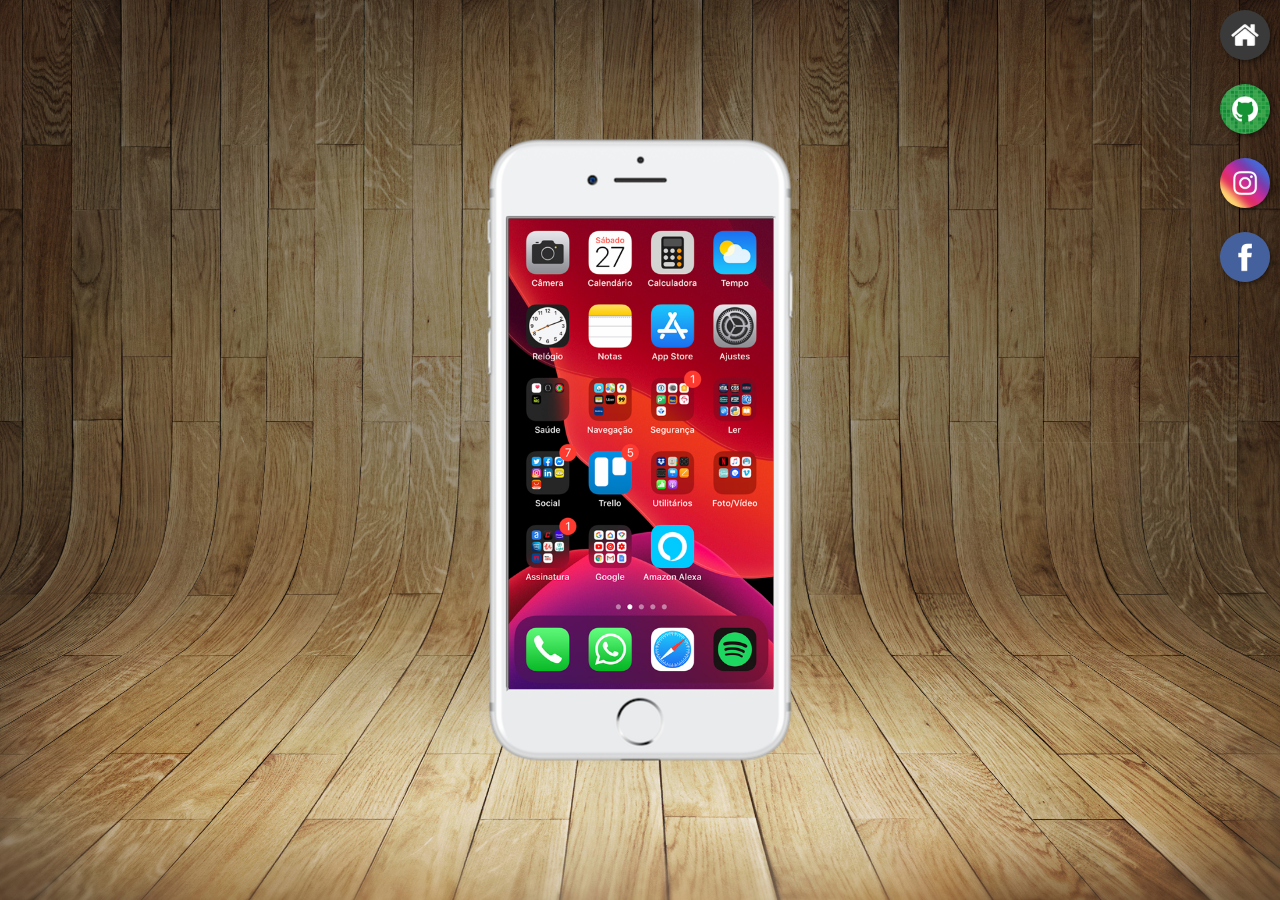
<file: index.html>
<!DOCTYPE html>
<html lang="pt-br">
<head>
    <meta charset="UTF-8">
    <meta name="viewport" content="width=device-width, initial-scale=1.0">
    <title>Redes Sociais</title>
    <link rel="stylesheet" href="estilos/style.css">
</head>
<body>
    <main>
        <section id="celular">
            <iframe src="home.html" name="tela" id="tela">
                [Seu navegador não é compatível com isso]
            </iframe>
        </section>

        <section id="redes_sociais">
            <a href="home.html" target="tela"><img src="imagens/logo-home.jpg" alt="Home"></a> <br>

            <a href="github.html" target="tela"><img src="imagens/logo-github.jpg" alt="GitHub"></a> <br>

            <a href="instagram.html" target="tela"><img src="imagens/logo-instagram.jpg" alt="Instagram"></a> <br>

            <a href="facebook.html" target="tela"><img src="imagens/logo-facebook.jpg" alt="Facebook"></a> <br>
        </section>
    </main>
</body>
</html>
</file>
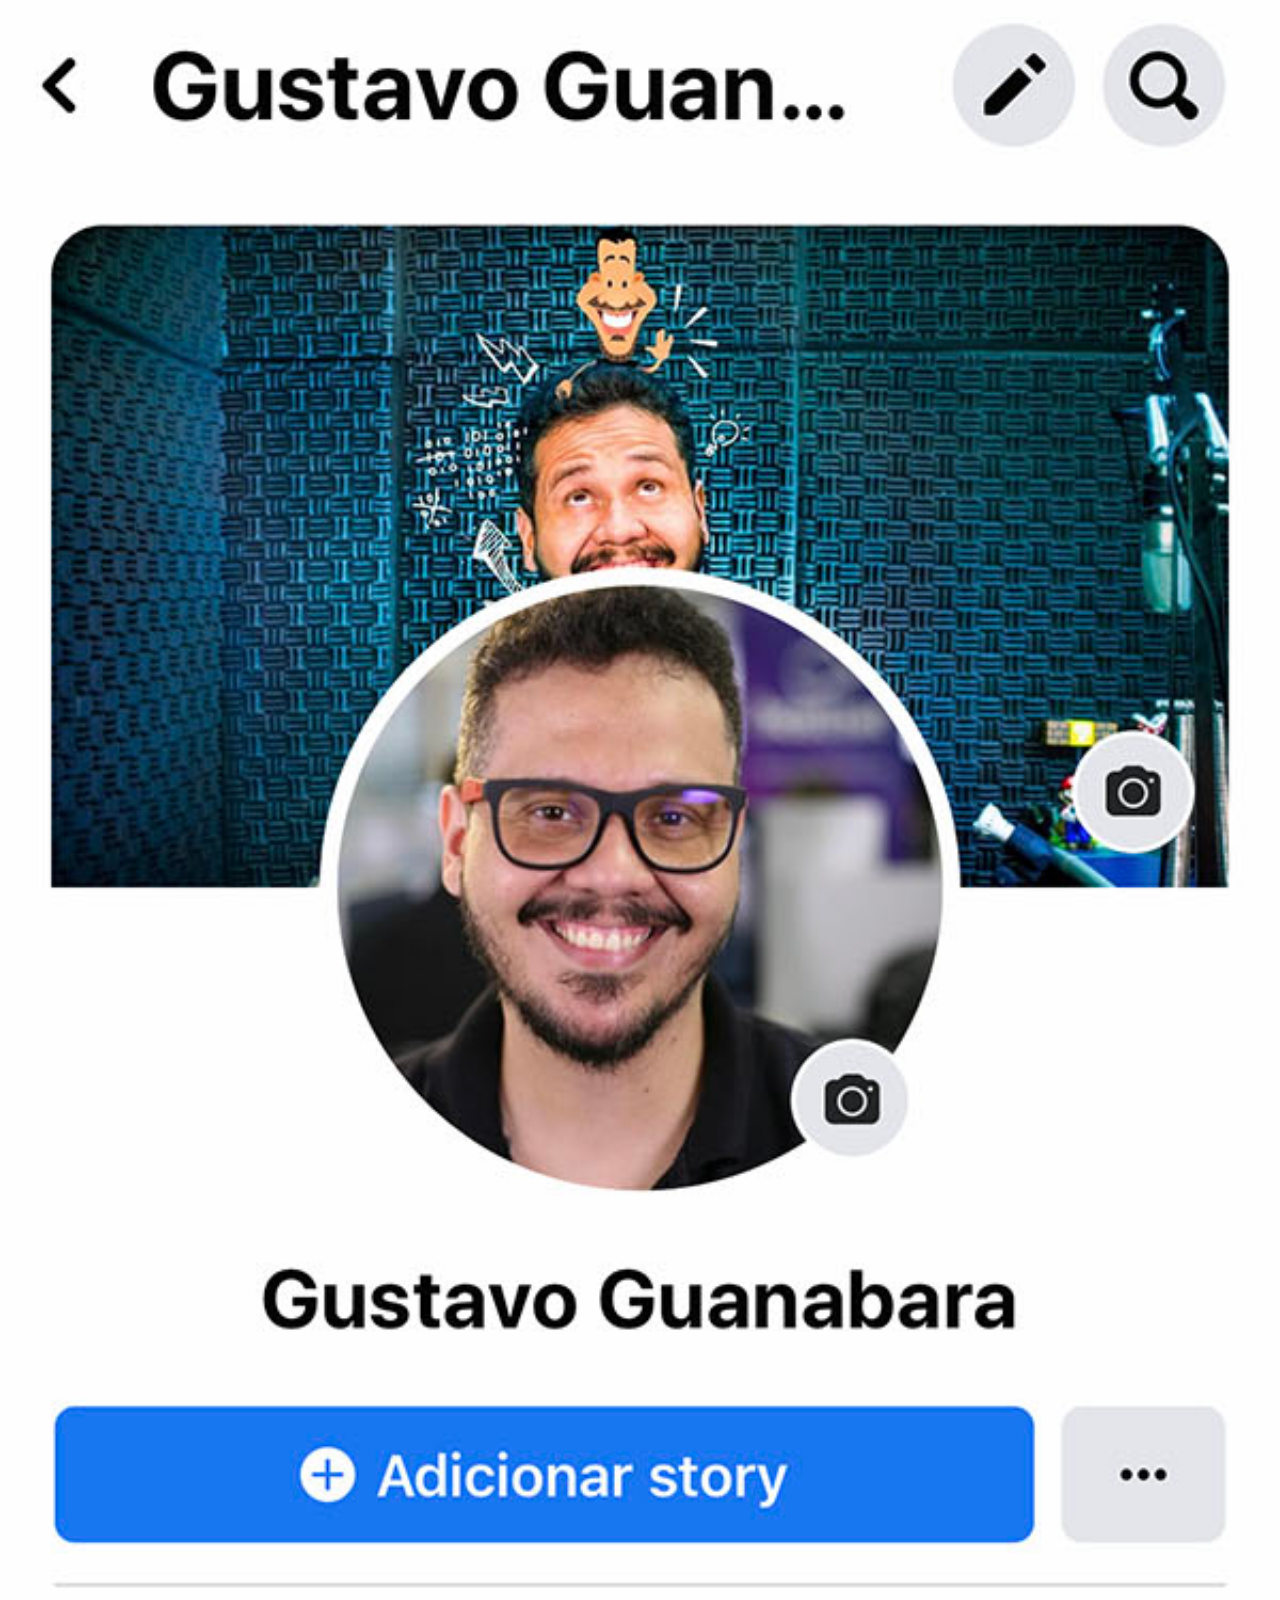
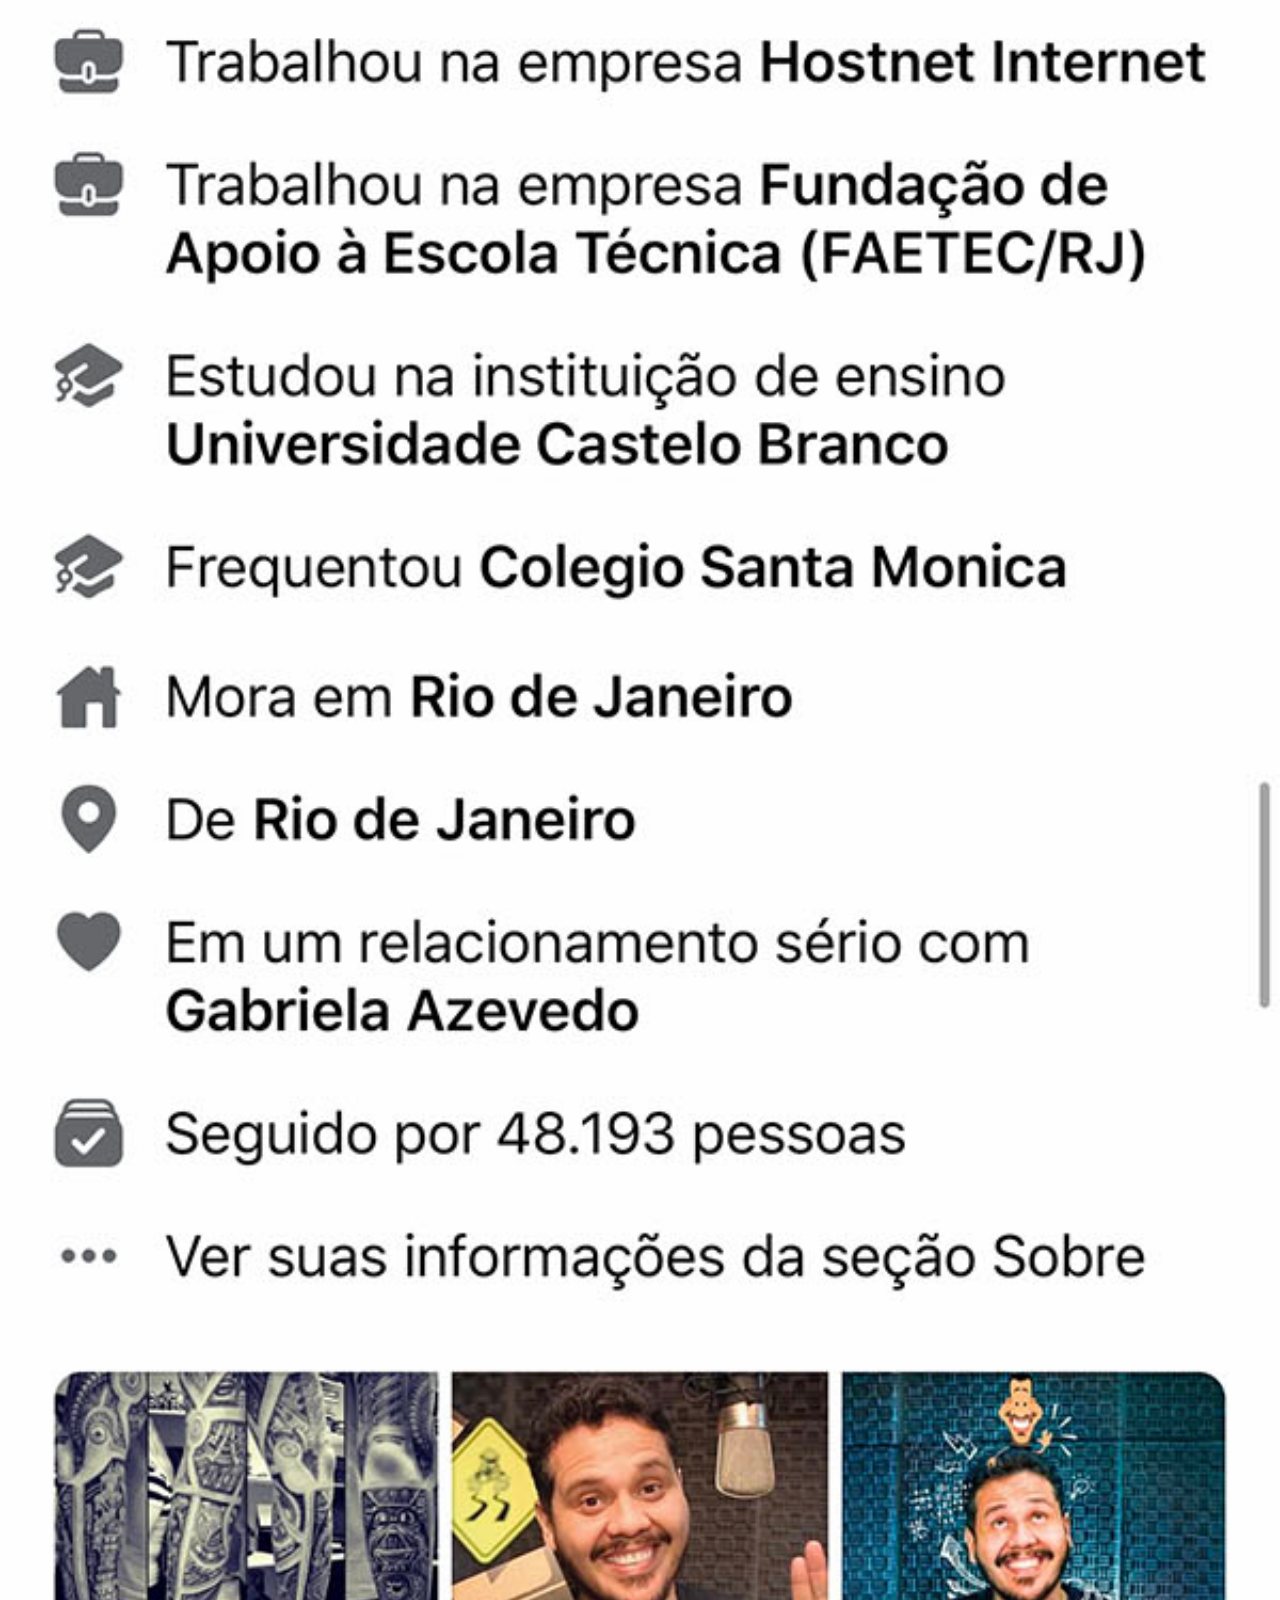
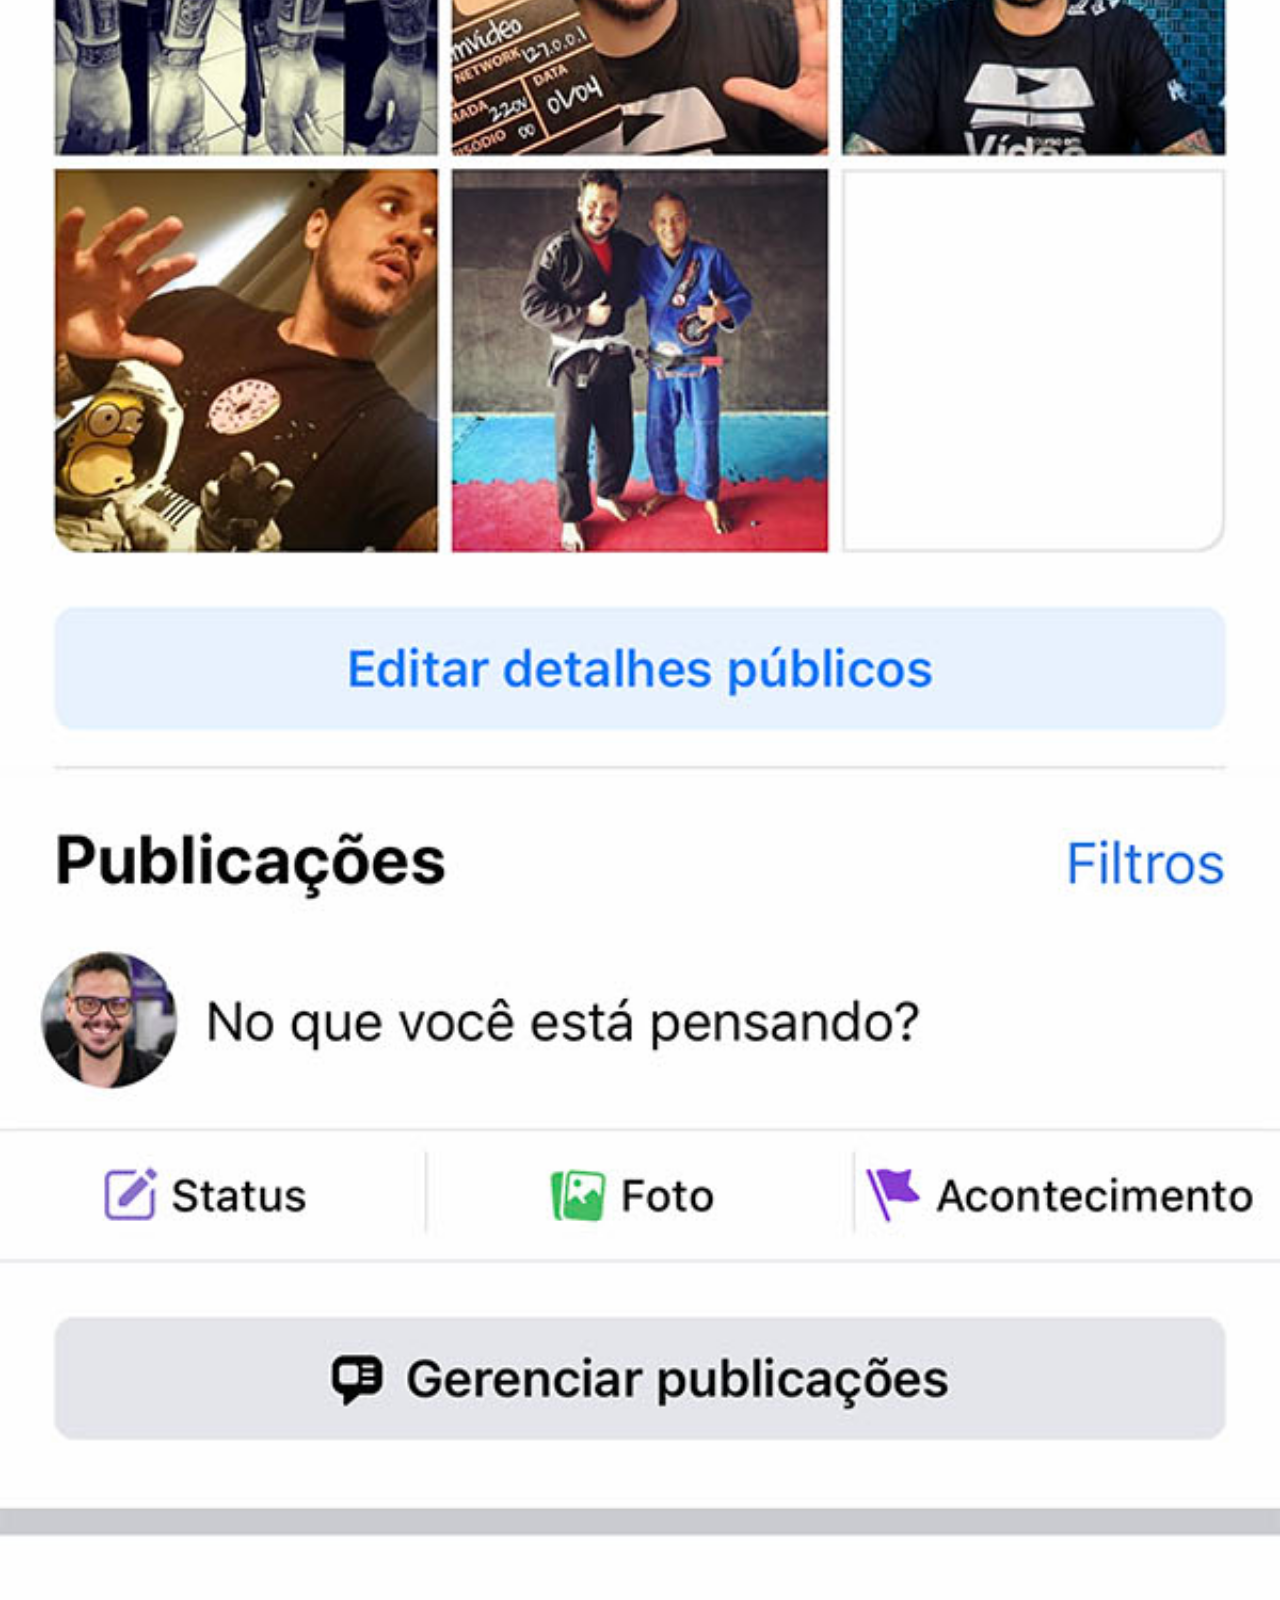
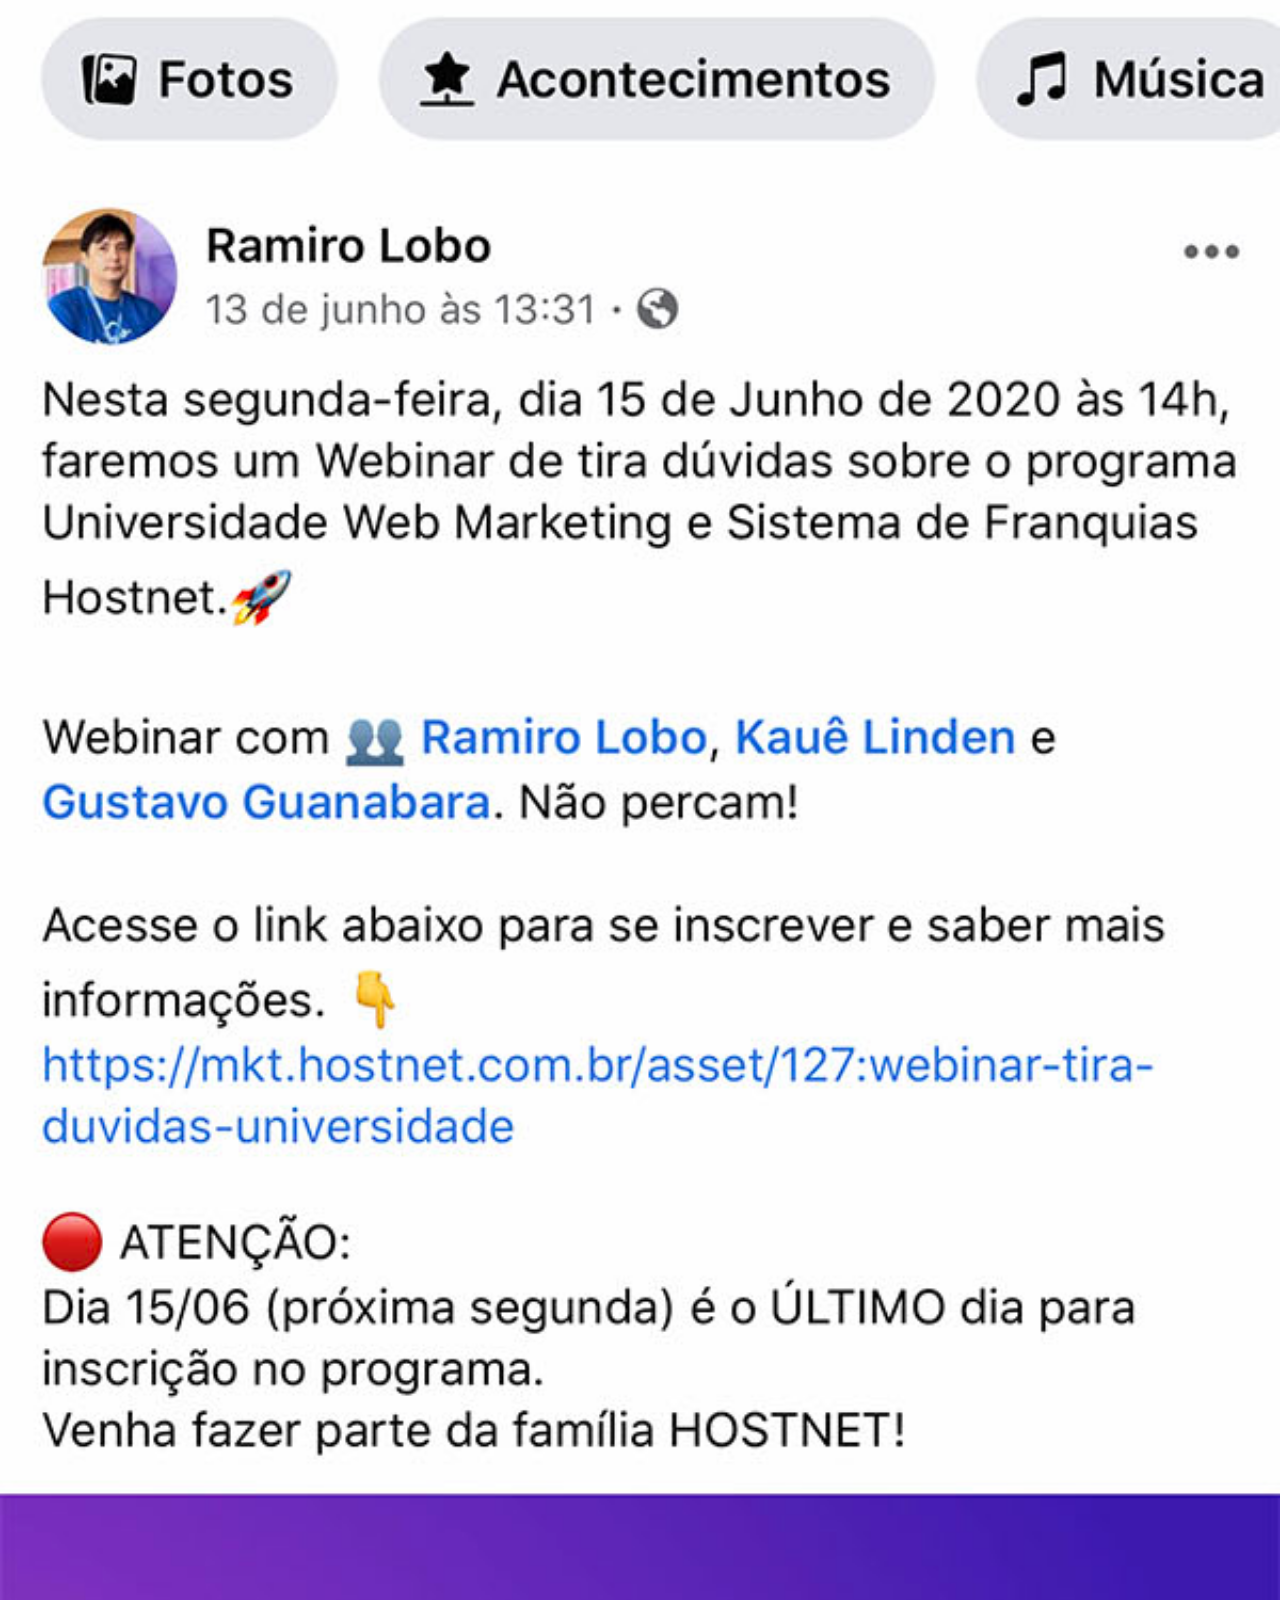
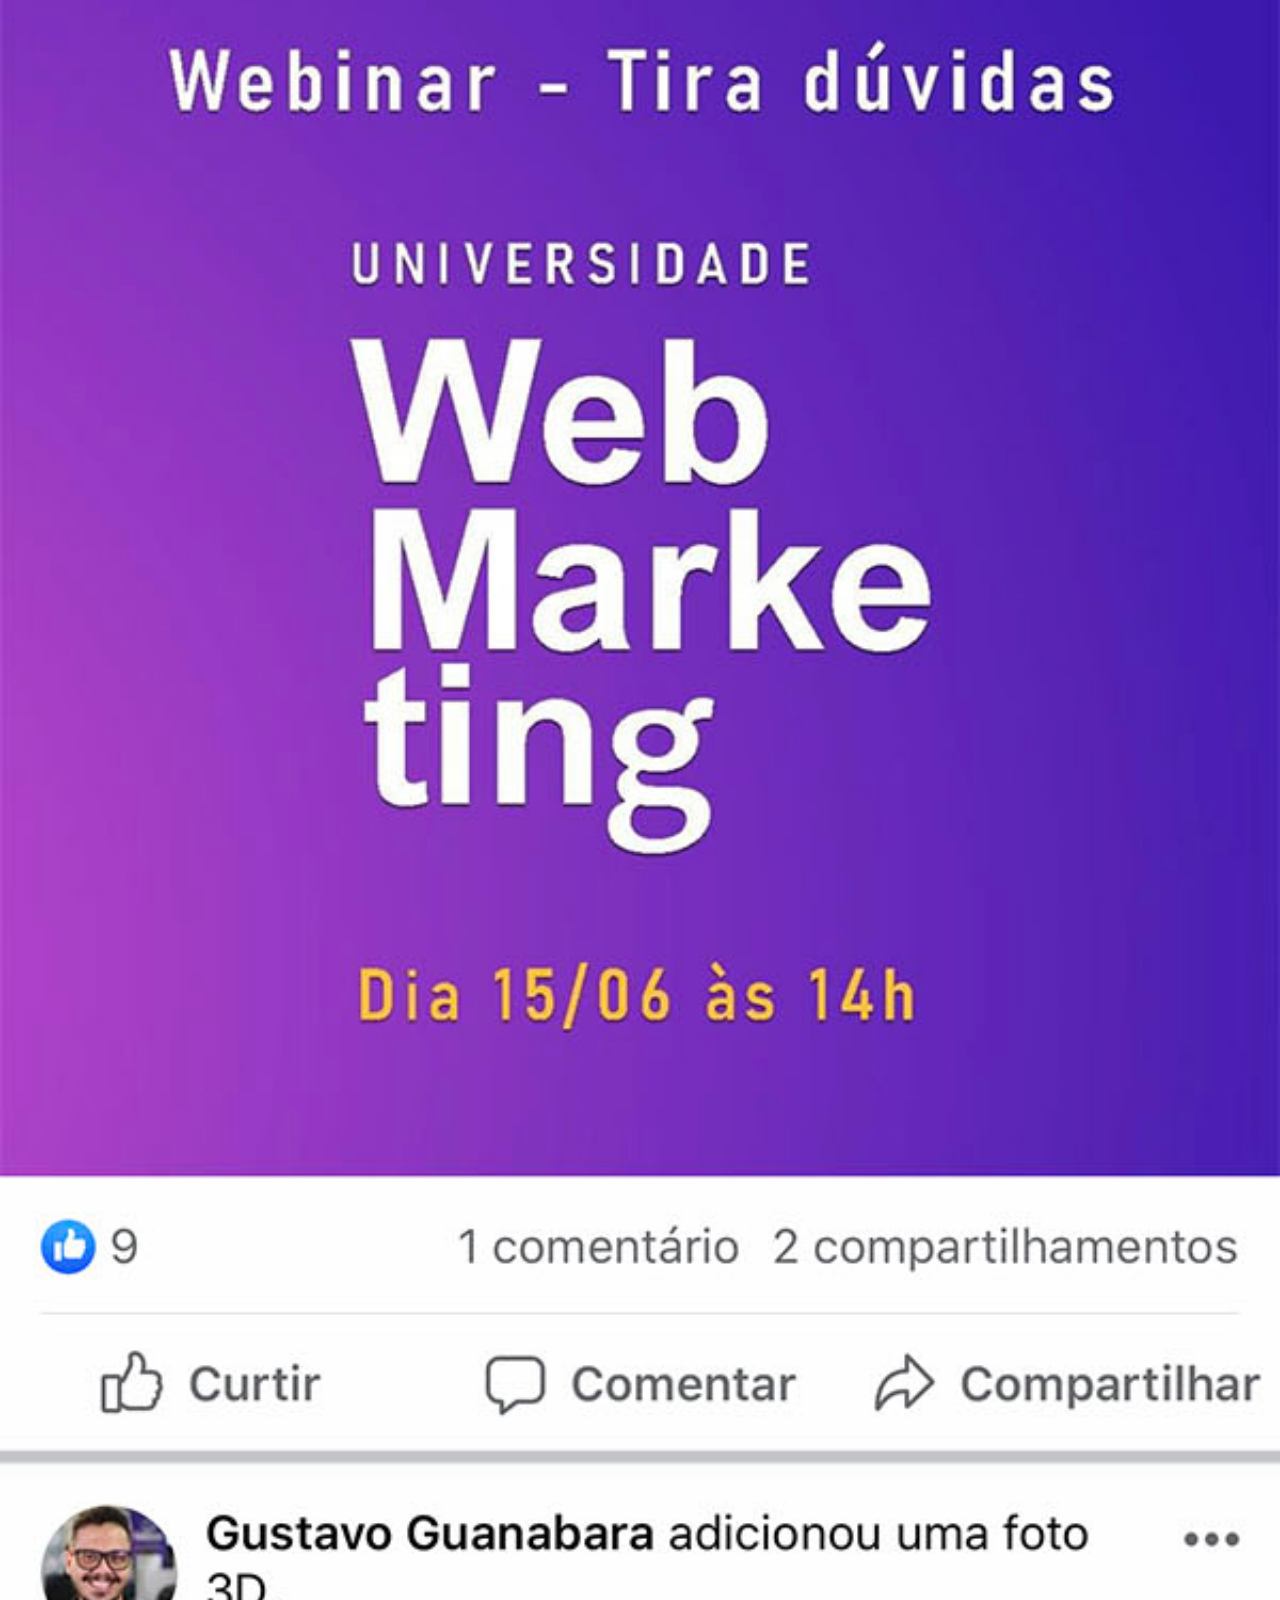
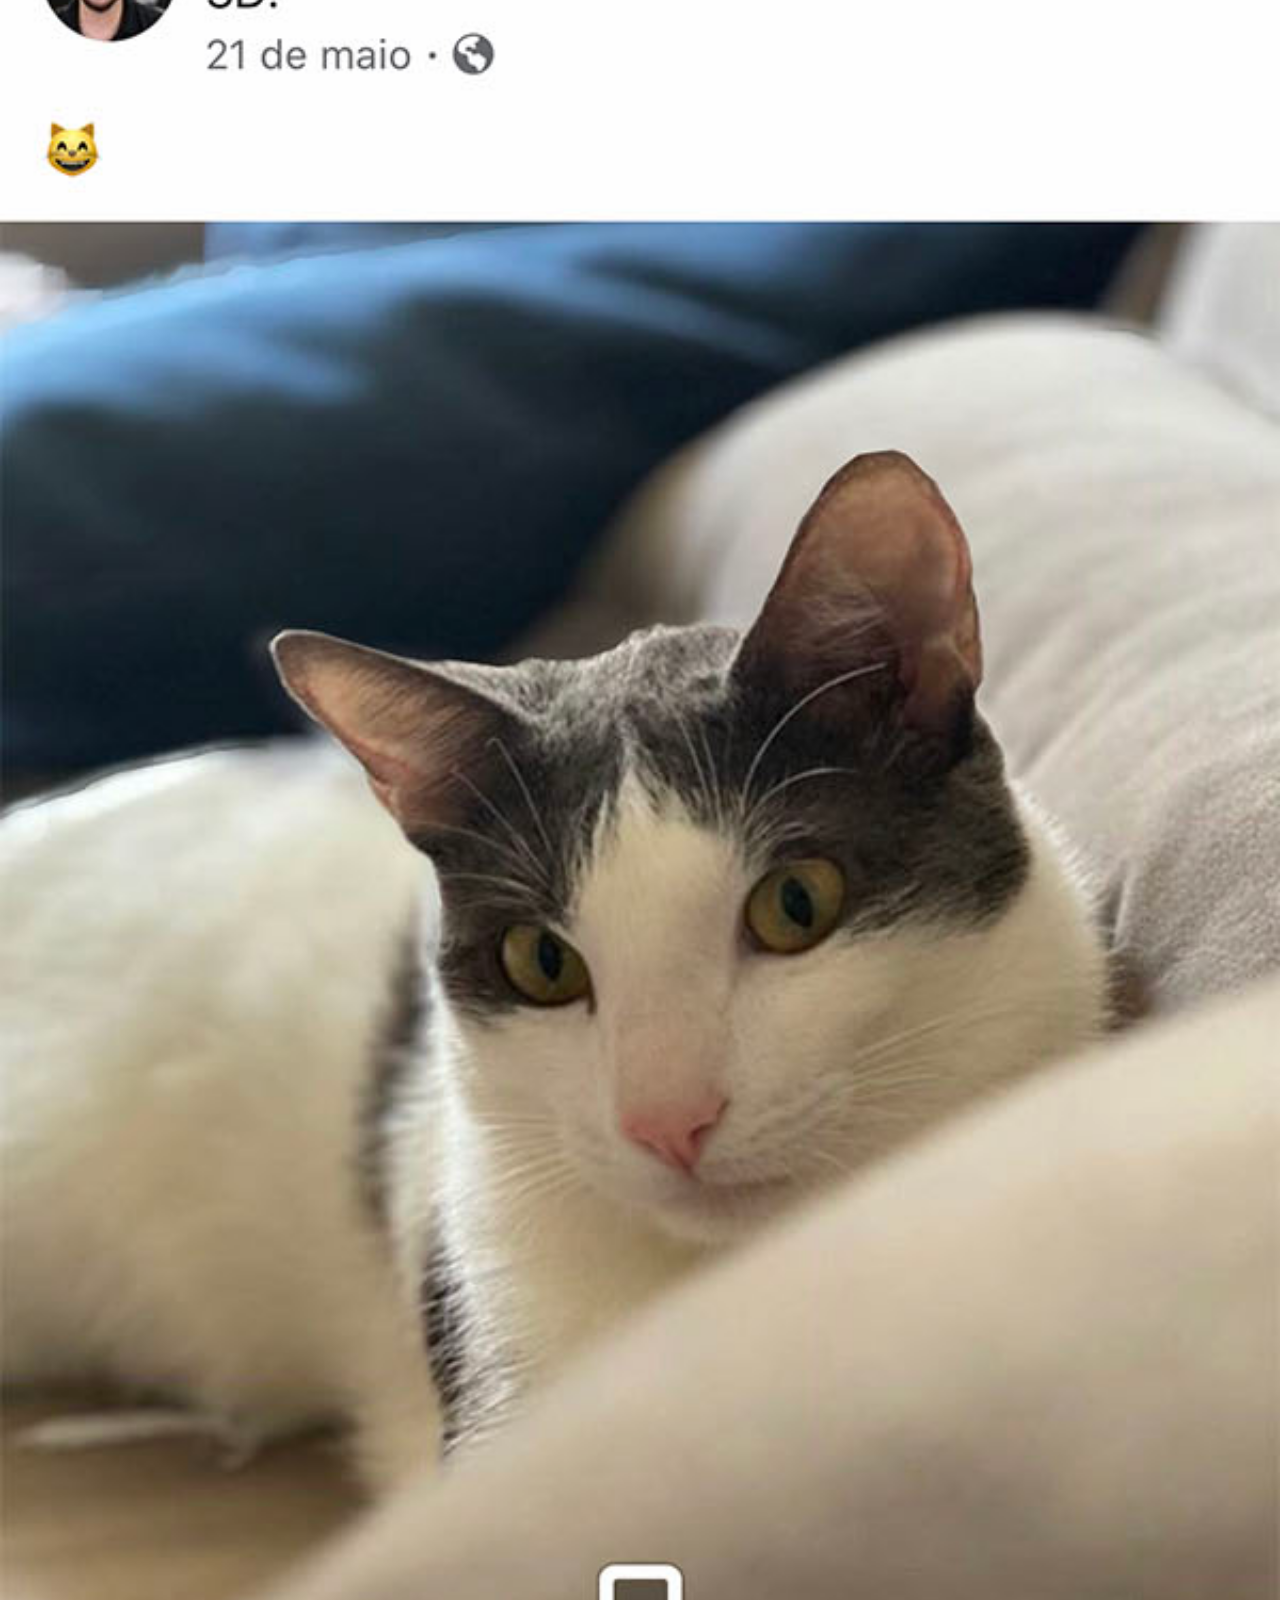
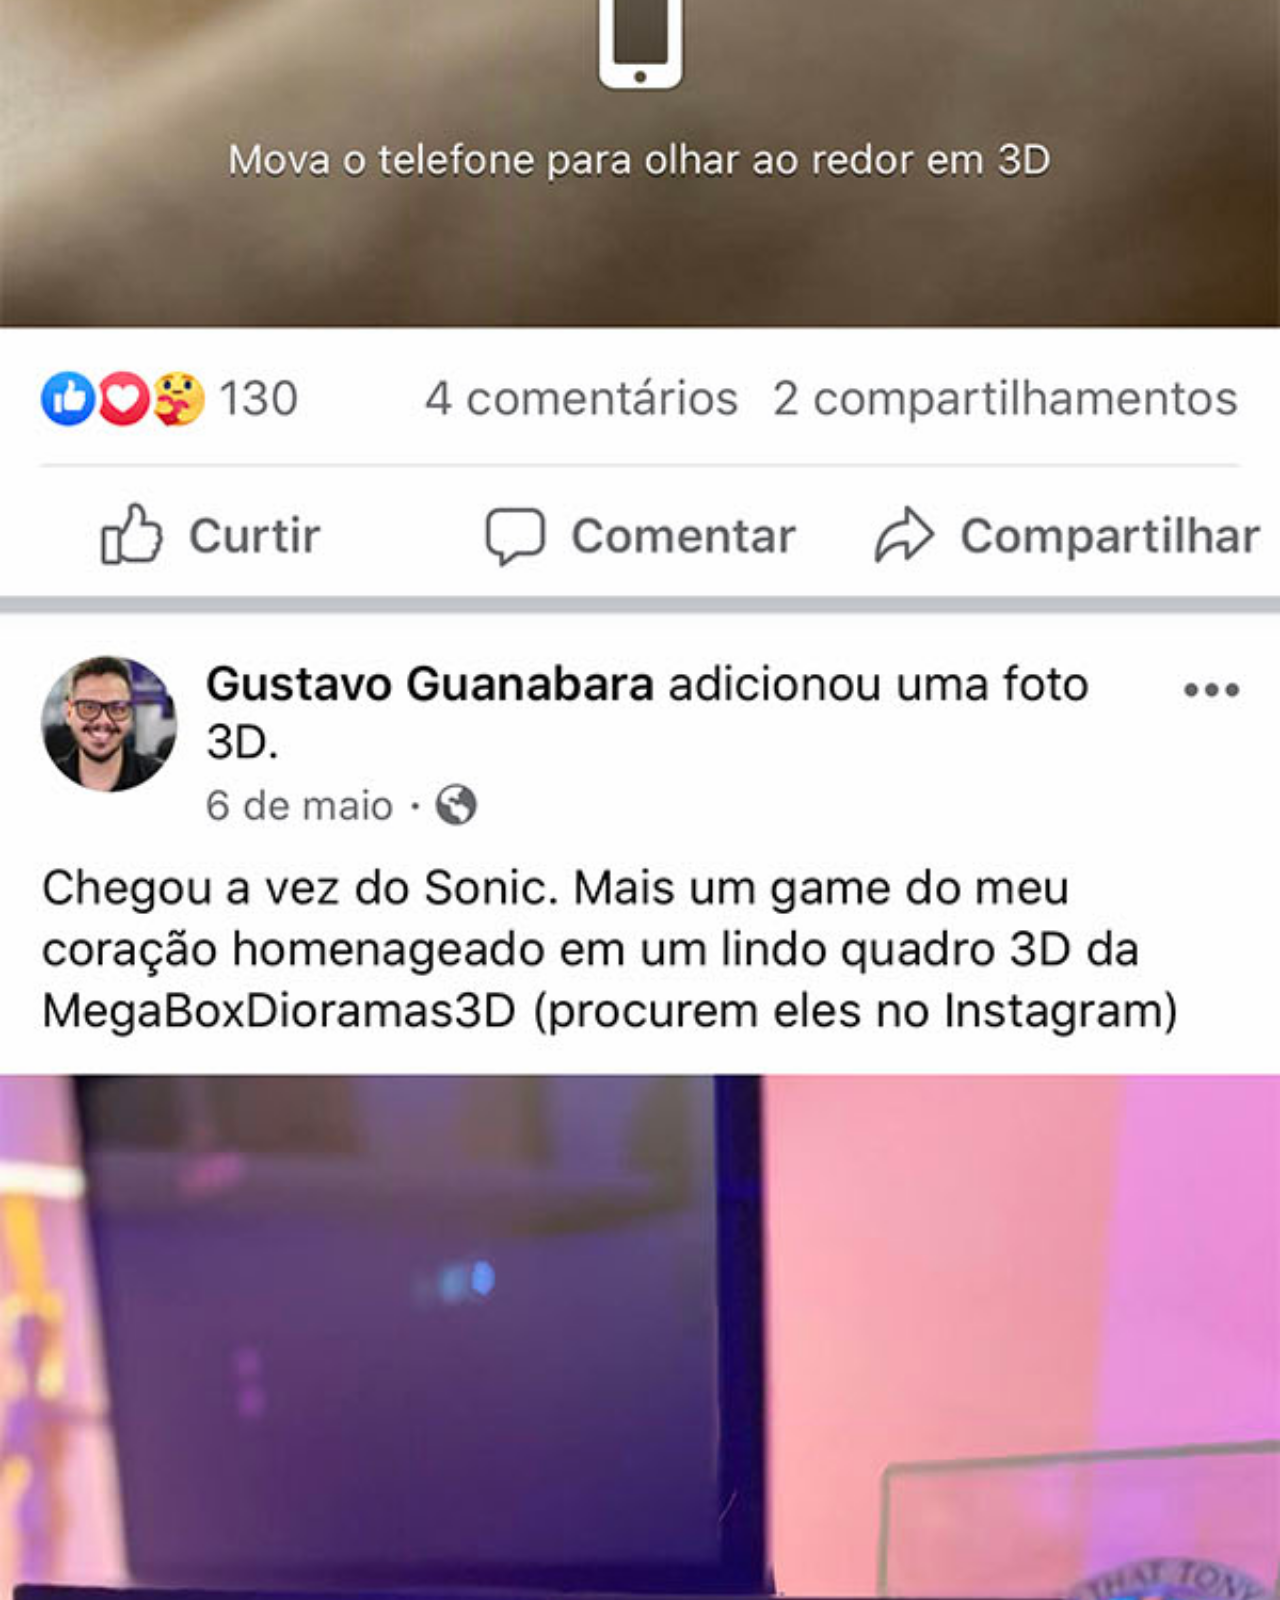
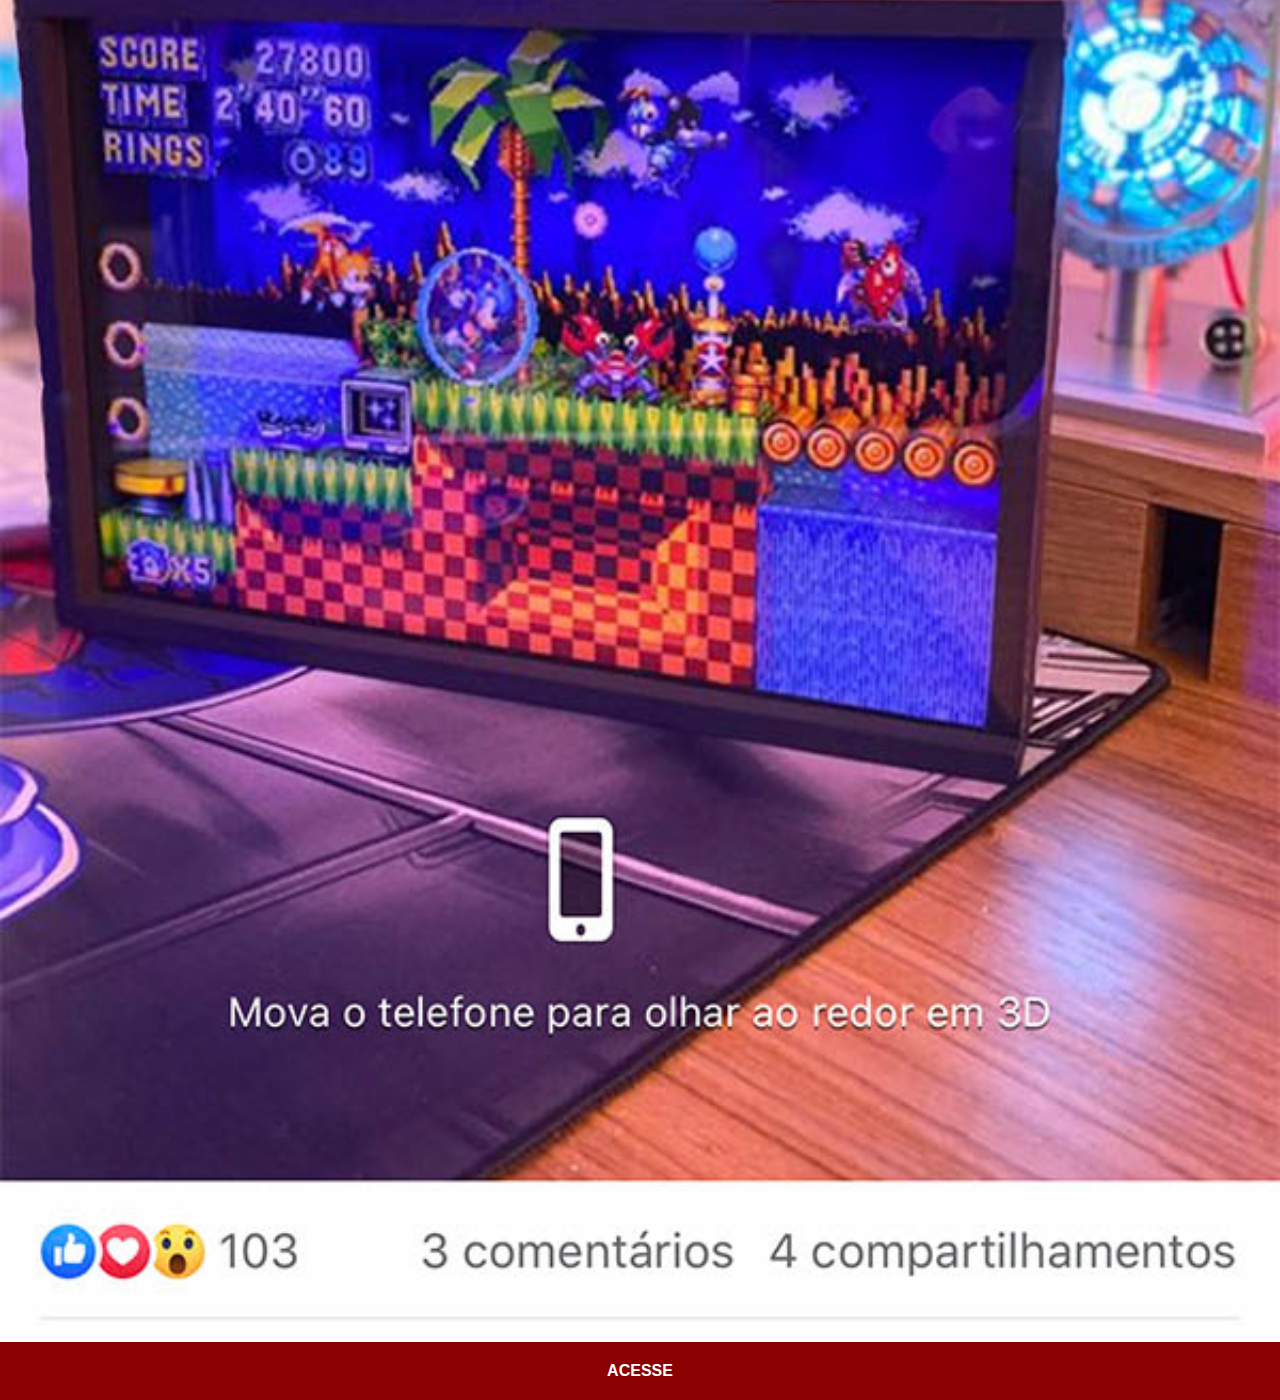
<file: facebook.html>
<!DOCTYPE html>
<html lang="pt-br">
<head>
    <meta charset="UTF-8">
    <meta name="viewport" content="width=device-width, initial-scale=1.0">
    <title>FaceBook</title>
    <link rel="stylesheet" href="estilos/social.css">
</head>
<body>
    <img src="imagens/tela-facebook.jpg" alt="Instagram">
    <a href="https://facebook.com" target="_blank">ACESSE</a>
</body>
</html>
</file>
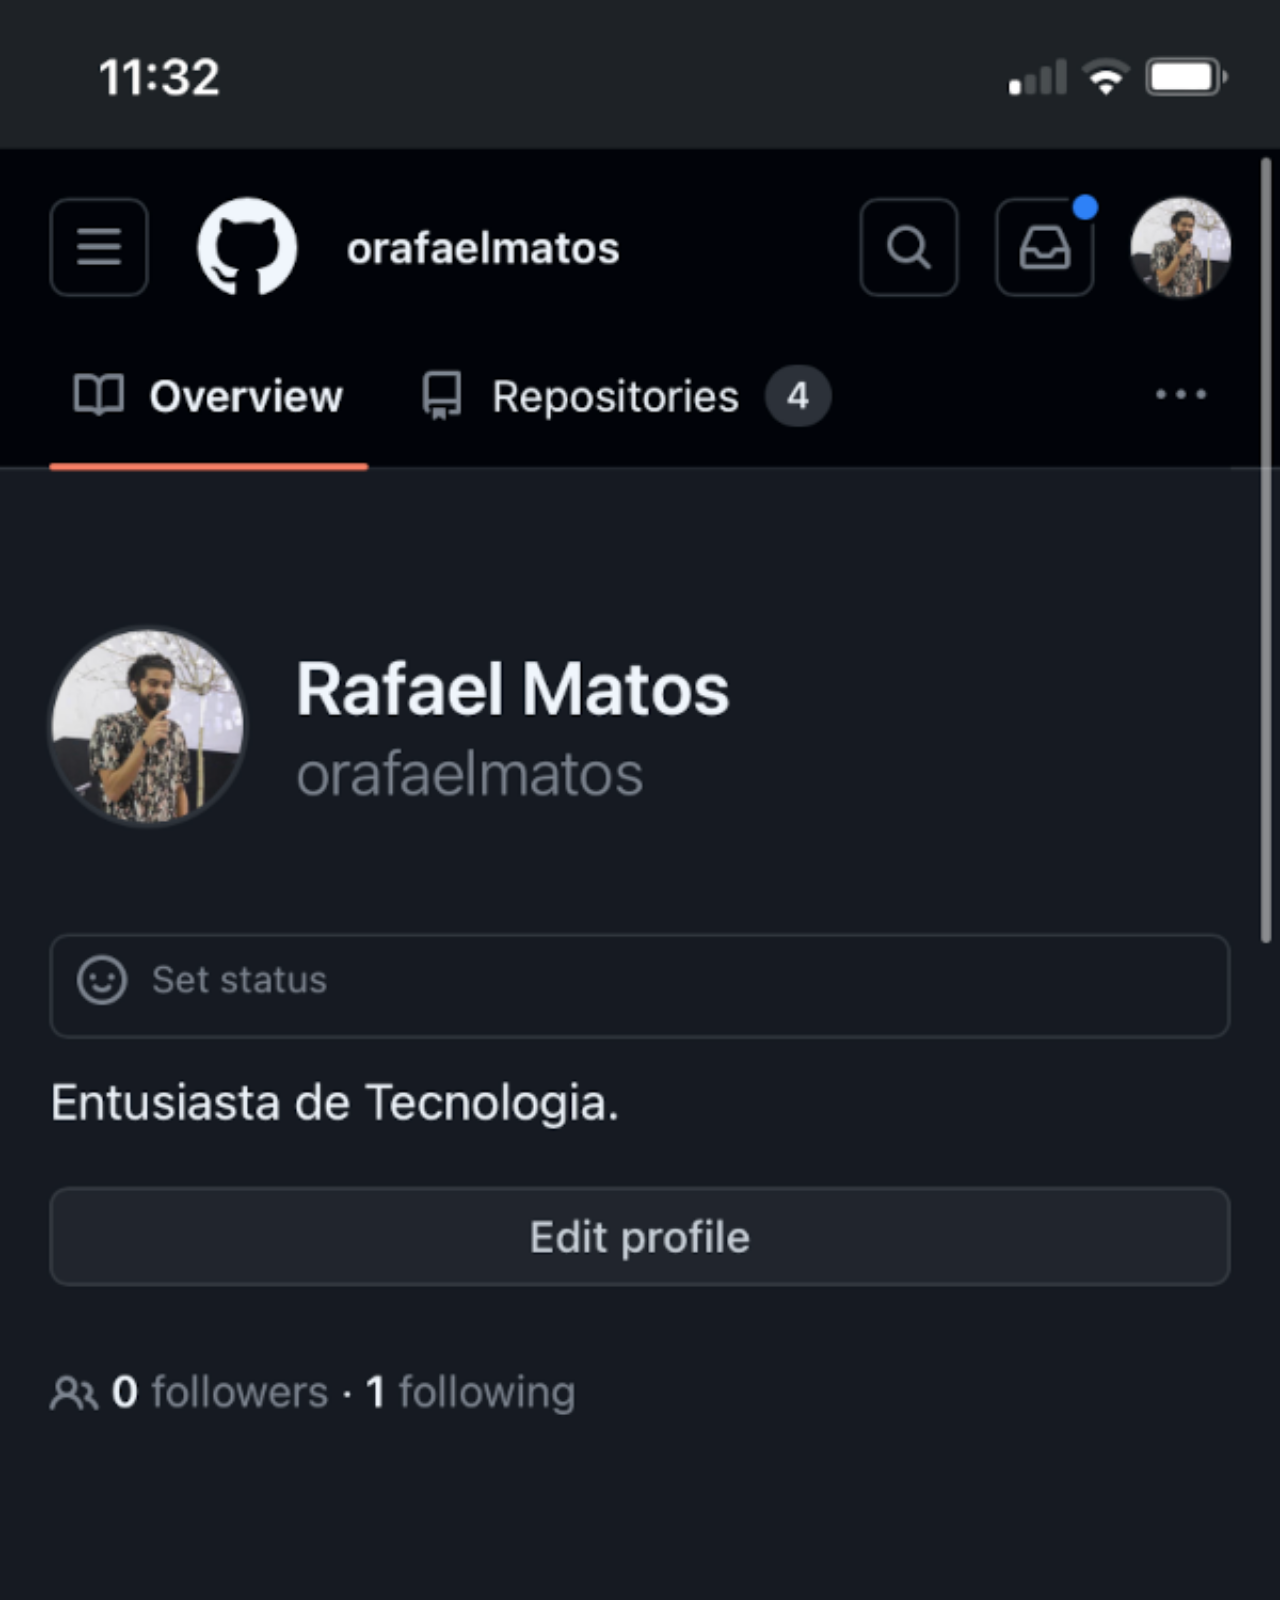
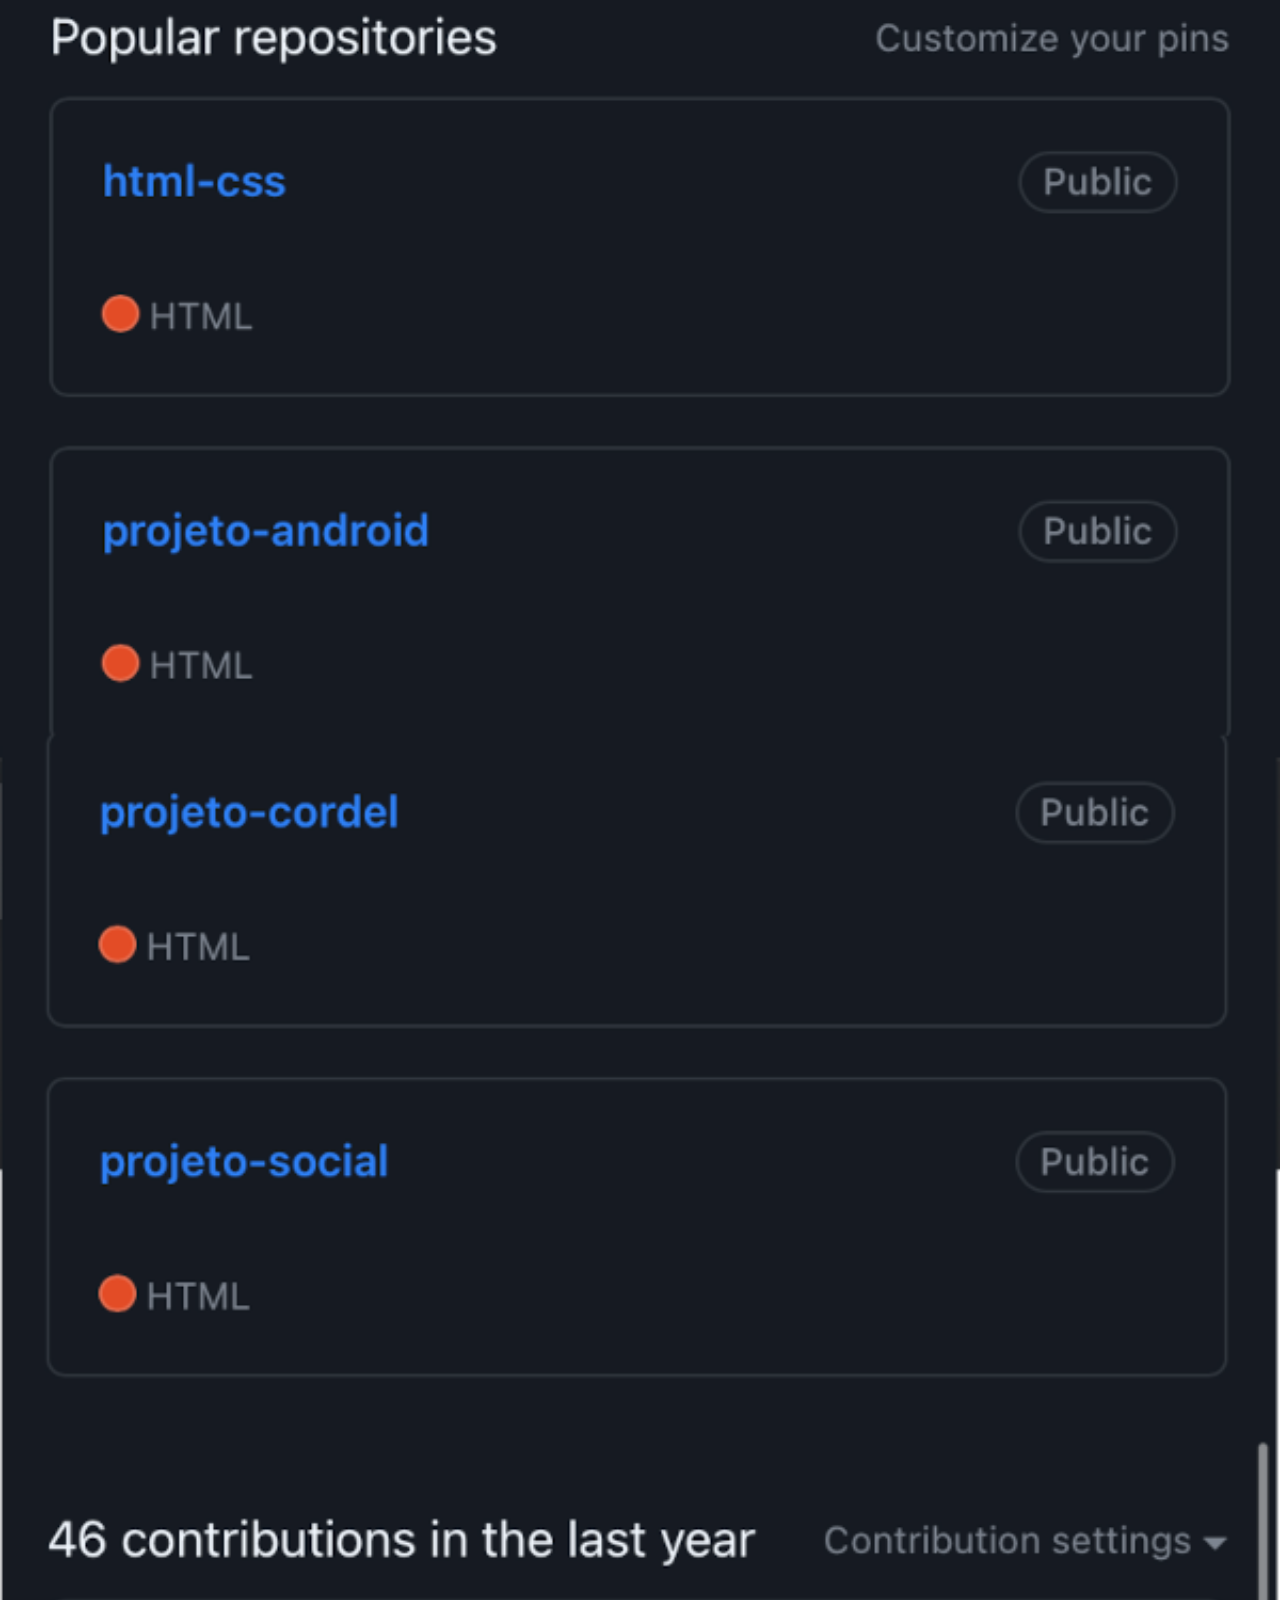
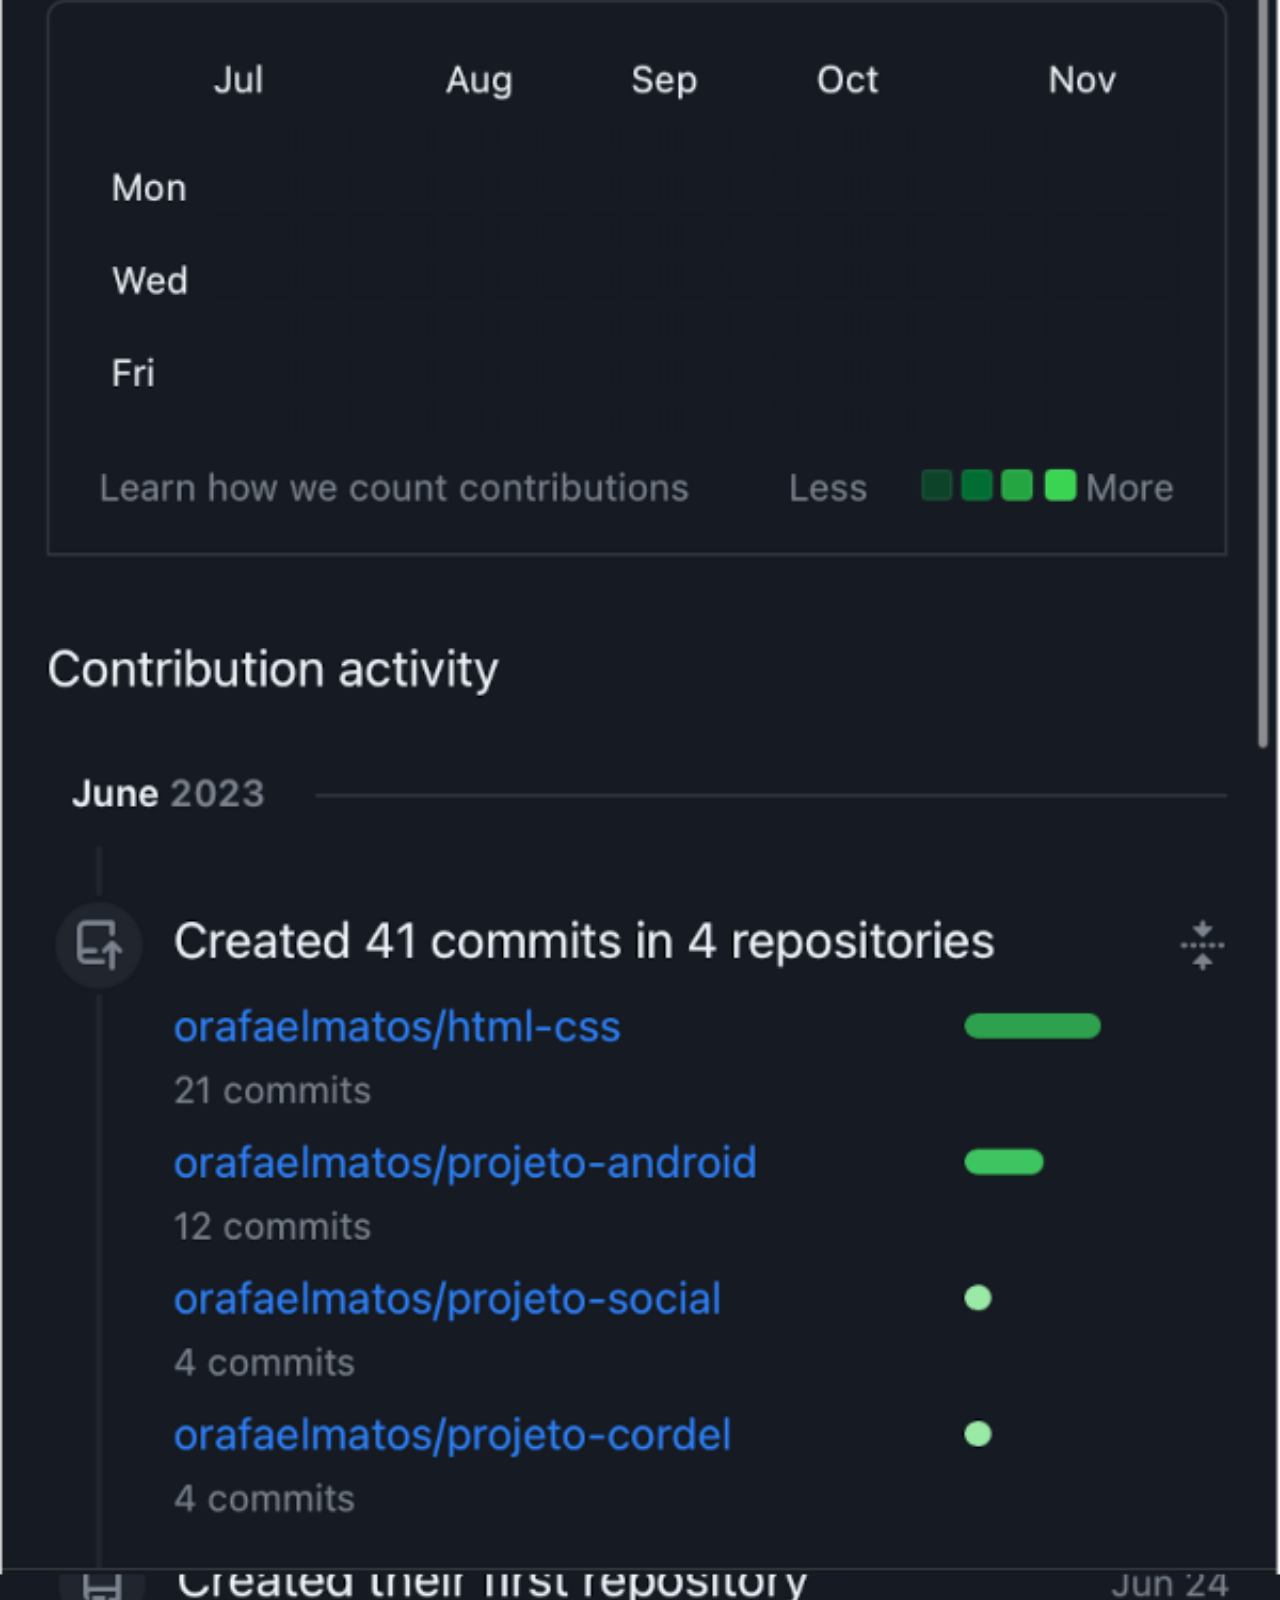
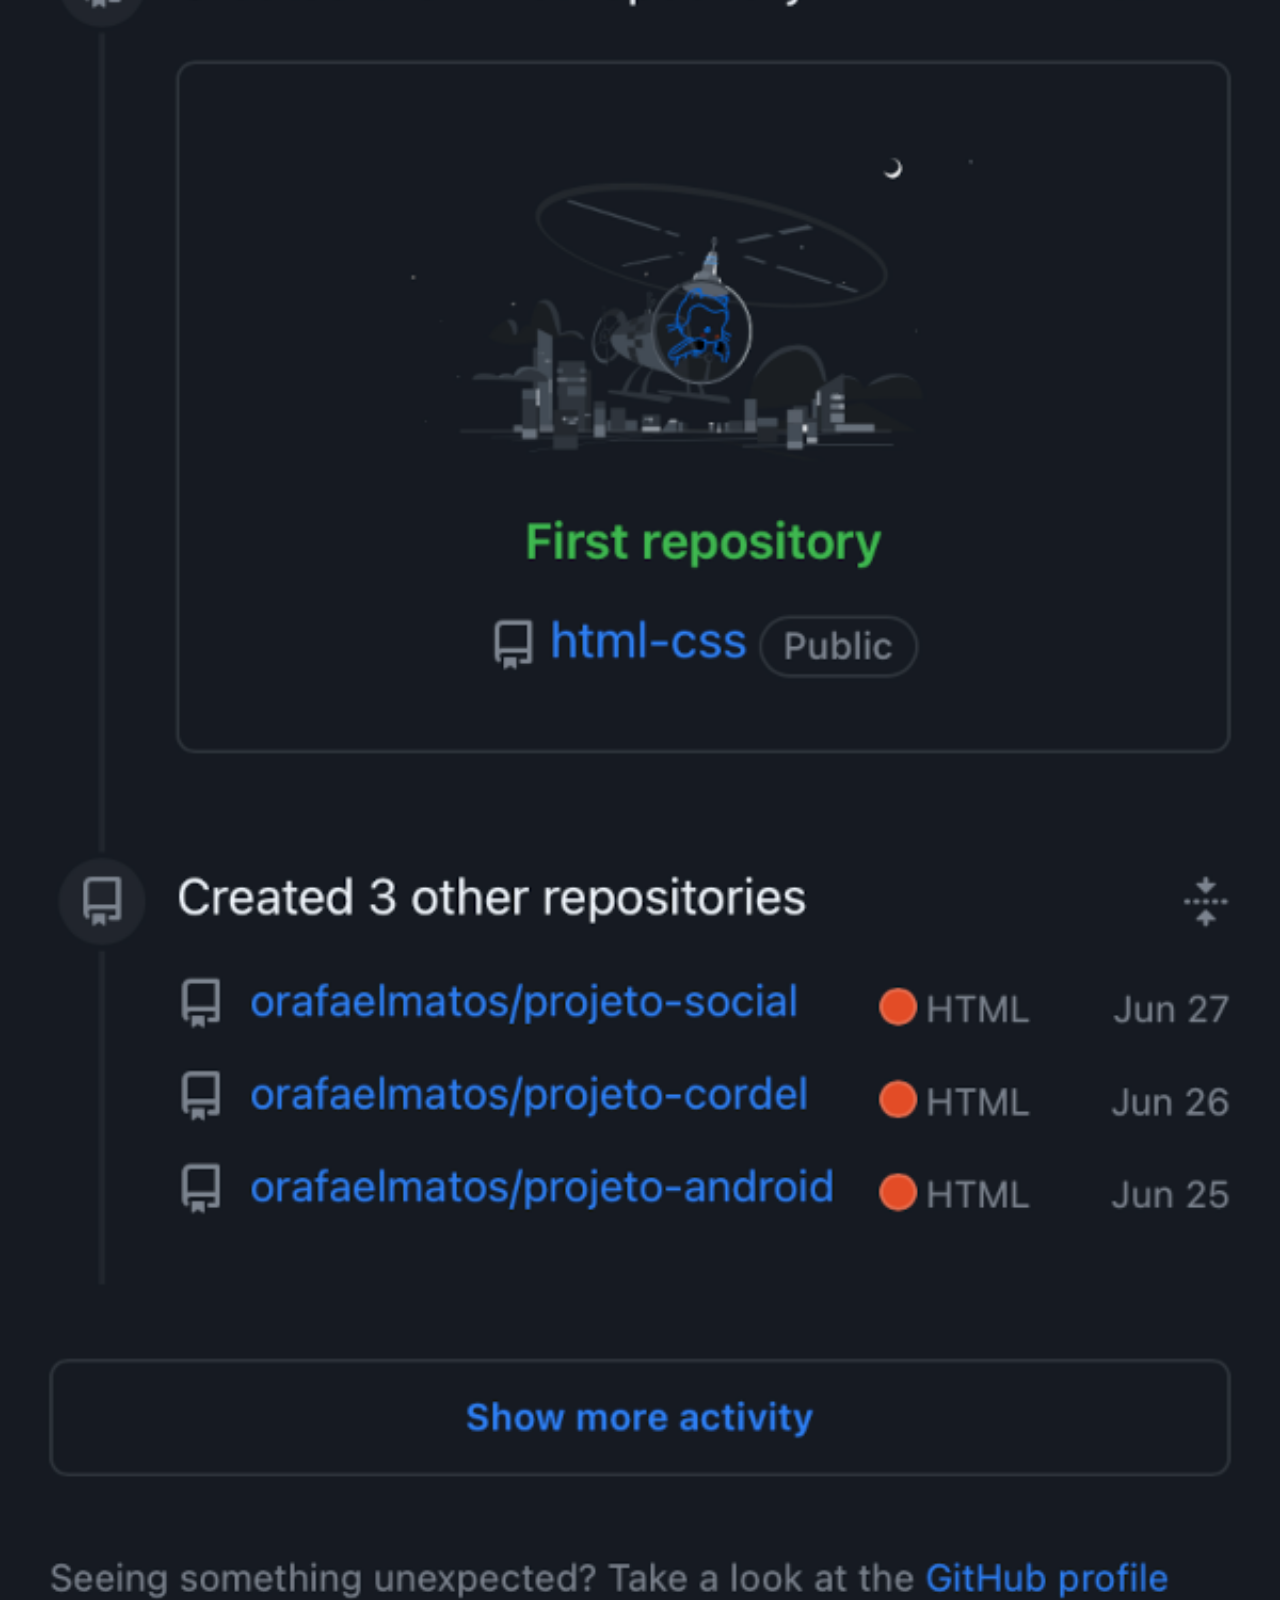
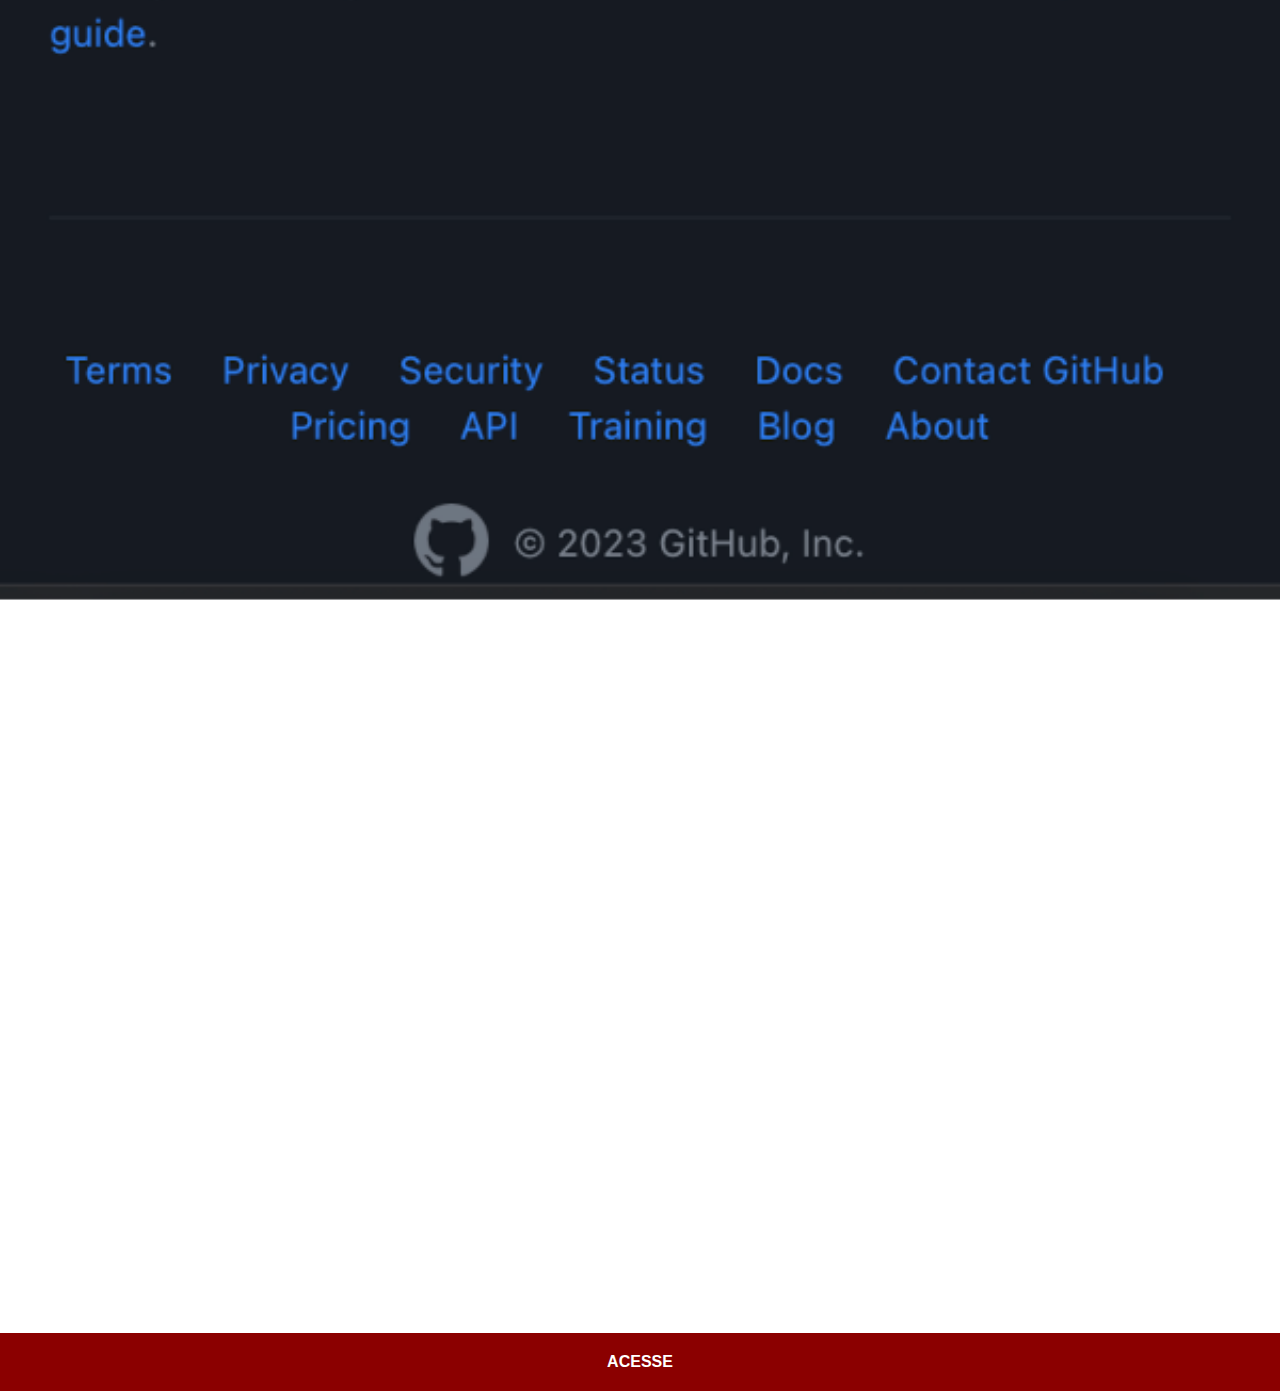
<file: github.html>
<!DOCTYPE html>
<html lang="pt-br">
<head>
    <meta charset="UTF-8">
    <meta name="viewport" content="width=device-width, initial-scale=1.0">
    <title>GitHub</title>
    <link rel="stylesheet" href="estilos/social.css">
</head>
<body>
    <img src="imagens/tela-github.PNG" alt="GitHub">
    <a href="https://github.com/orafaelmatos" target="_blank">ACESSE</a>
</body>
</html>
</file>
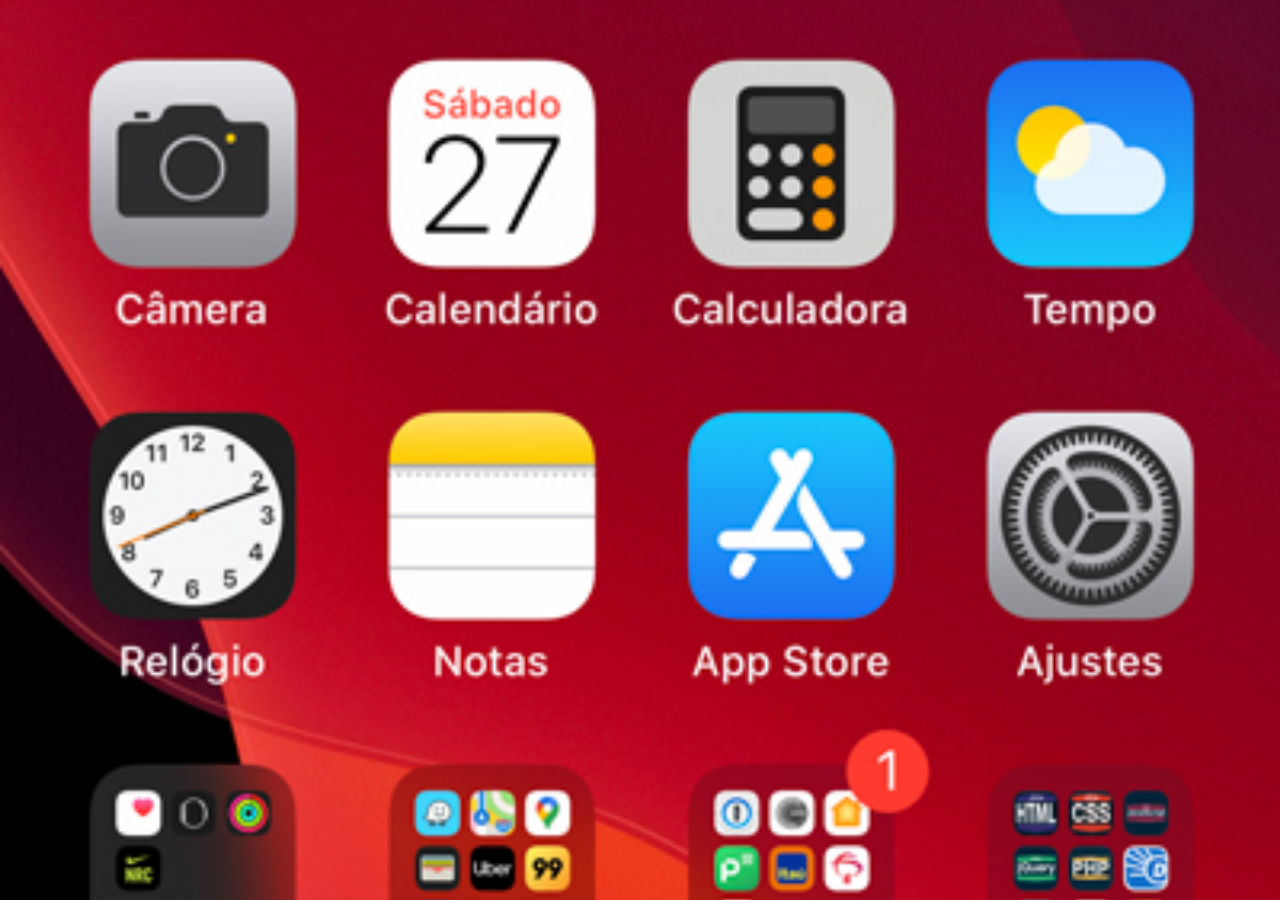
<file: home.html>
<!DOCTYPE html>
<html lang="pt-br">
<head>
    <meta charset="UTF-8">
    <meta name="viewport" content="width=device-width, initial-scale=1.0">
    <title>Home</title>
    <style>
        * {
            padding: 0px;
            margin: 0px;
        }

        body {
            background: url('imagens/tela-home.jpg') no-repeat top center;
            background-size: cover;
            background-attachment: fixed;
        }
    </style>
</head>
<body>
    
</body>
</html>
</file>
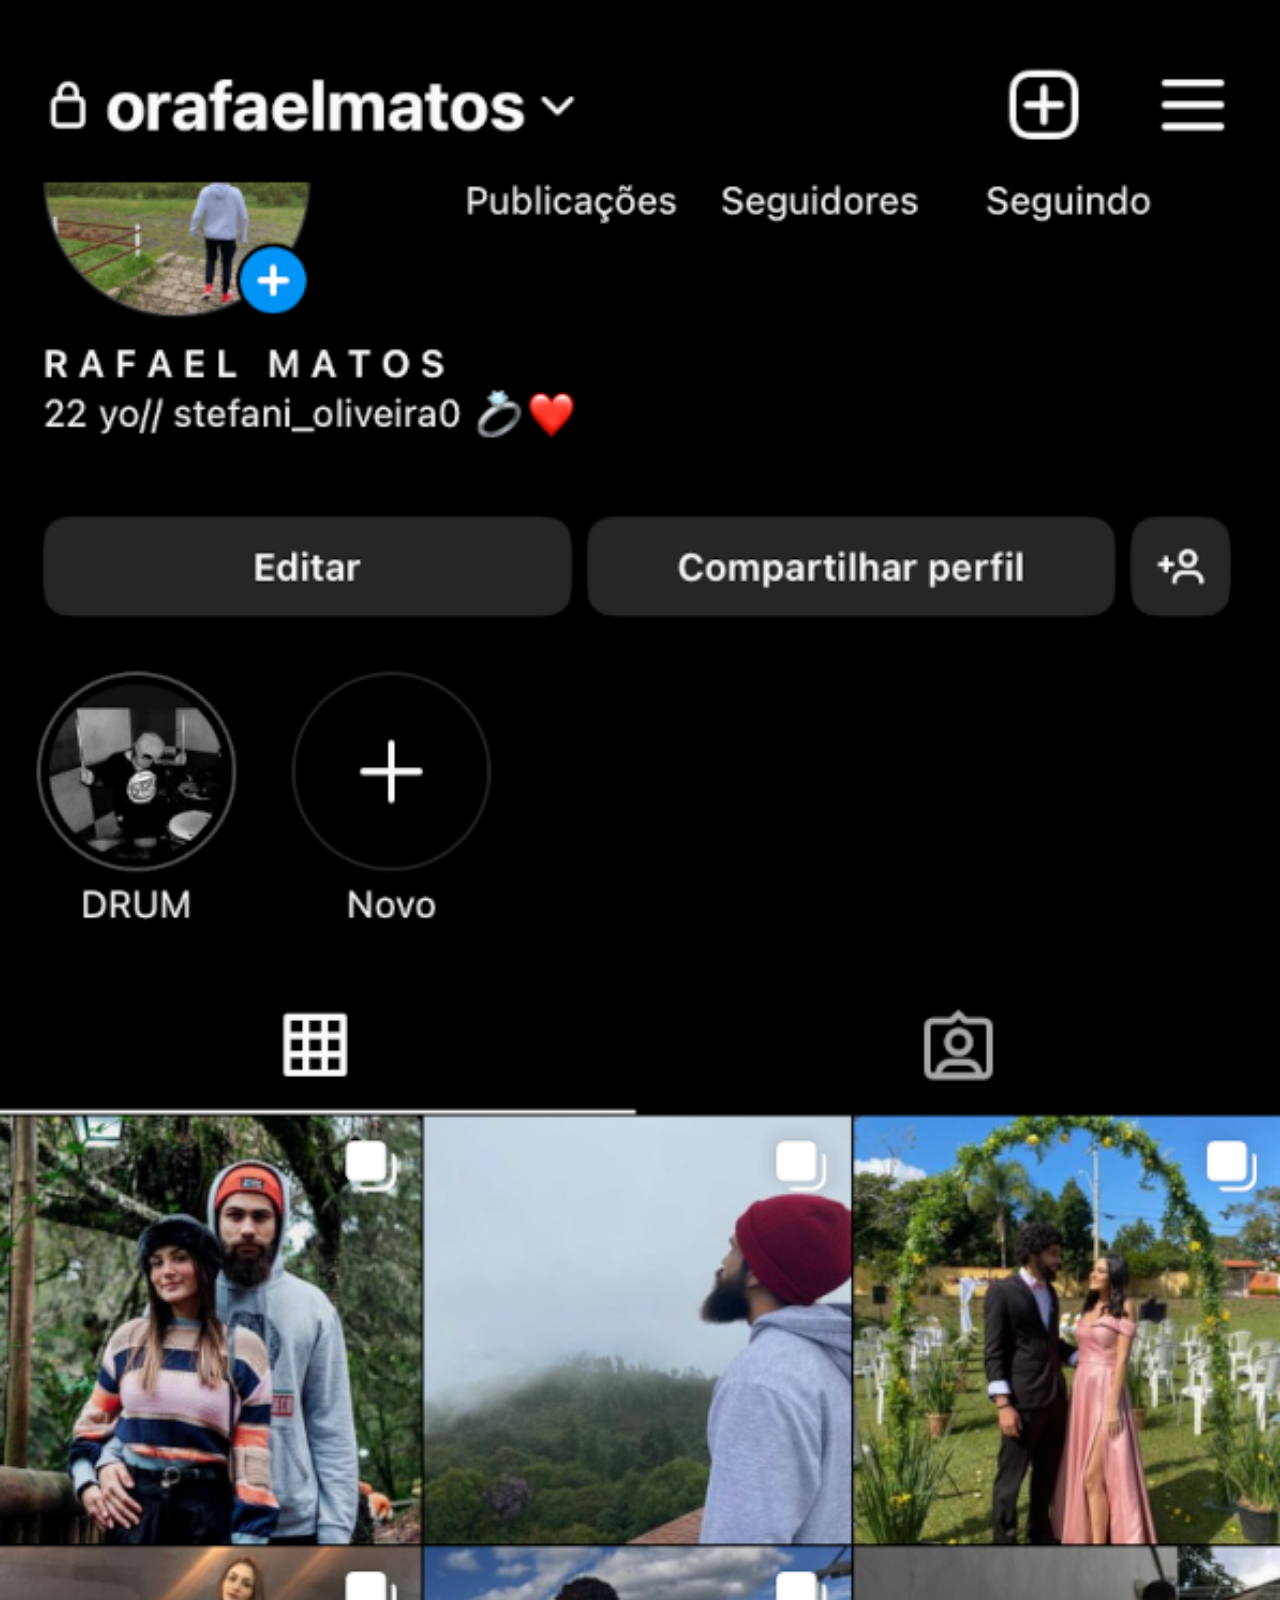
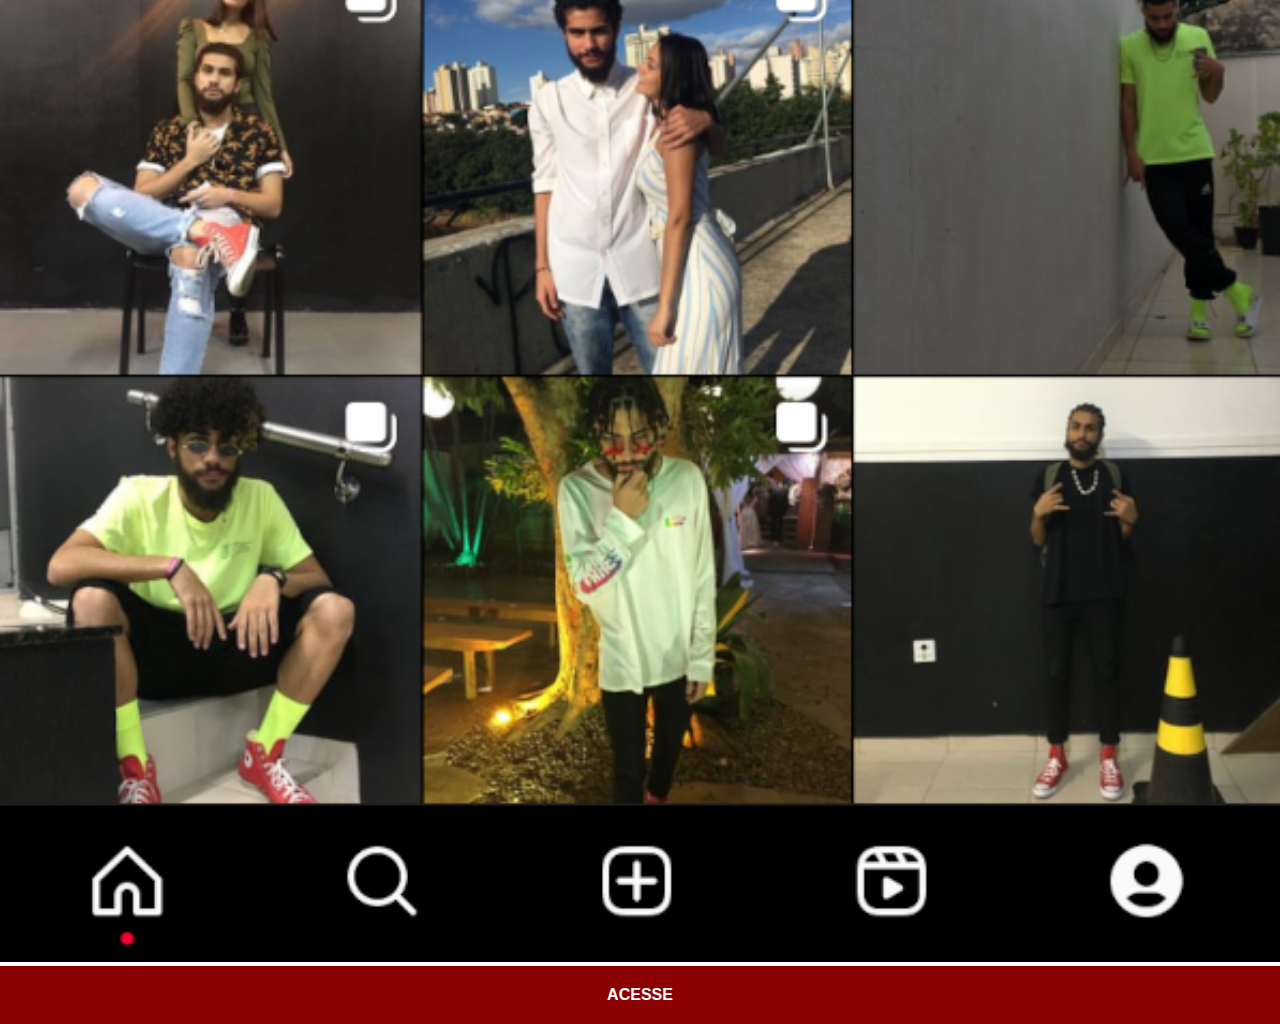
<file: instagram.html>
<!DOCTYPE html>
<html lang="pt-br">
<head>
    <meta charset="UTF-8">
    <meta name="viewport" content="width=device-width, initial-scale=1.0">
    <title>Instagram</title>
    <link rel="stylesheet" href="estilos/social.css">
</head>
<body>
    <img src="imagens/tela-instagran.PNG" alt="Instagram">
    <a href="https://instagram.com/orafaelmatos" target="_blank">ACESSE</a>
</body>
</html>
</file>
<file: estilos/style.css>
@charset "UTF-8";

* {
    padding: 0px;
    margin: 0px;
    font-family: Arial, Helvetica, sans-serif;
}

html, body {
    background-color: black;
    width: 100vw;
    height: 100vh;
}

body {
    background: url('../imagens/fundo-madeira.jpg') no-repeat top center;
    background-size: cover;
    background-attachment: fixed;
}

main {
    position: relative;
    height: 100vh;
}

section#celular {
    position: absolute;
    top: 50%;
    left: 50%;
    transform: translate(-50%, -50%);

    height: 627px;
    width: 311px;
    background: url('../imagens/frame-iphone.png') no-repeat;
}

iframe#tela {
    position: relative;
    top: 80px;
    left: 22px;

    width: 265px;
    height: 471px;
}

section#redes_sociais {
    text-align: right;
}

section#redes_sociais img {
    width: 50px;
    margin: 10px;
    border-radius: 50%;
    box-shadow: 2px 2px 5px rgba(0, 0, 0, 0.463);
    box-sizing: border-box;

}

section#redes_sociais img:hover {
    border: 2px solid white;
    transform: translate(-3px, -3px);
    box-shadow: 5px 5px 10px rgba(0, 0, 0, 0.628);
    transition: 0.3s;
}
</file>
<file: estilos/social.css>
@charset "UTF-8";

* {
    margin: 0px;
    padding: 0px;
    font-family: Arial, Helvetica, sans-serif;
}

::-webkit-scrollbar {
    width: 0px;
    padding: 0px;
}

img {
    width: 100vw;
}

a {
    display: block;
    background-color: darkred;
    color: white;
    padding: 20px;
    text-align: center;
    text-decoration: none;
    font-weight: bold;
}

a:hover {
    background-color: red;
    transform: translate(-1px, -1px);
    transition: 0.2s;
}
</file>
